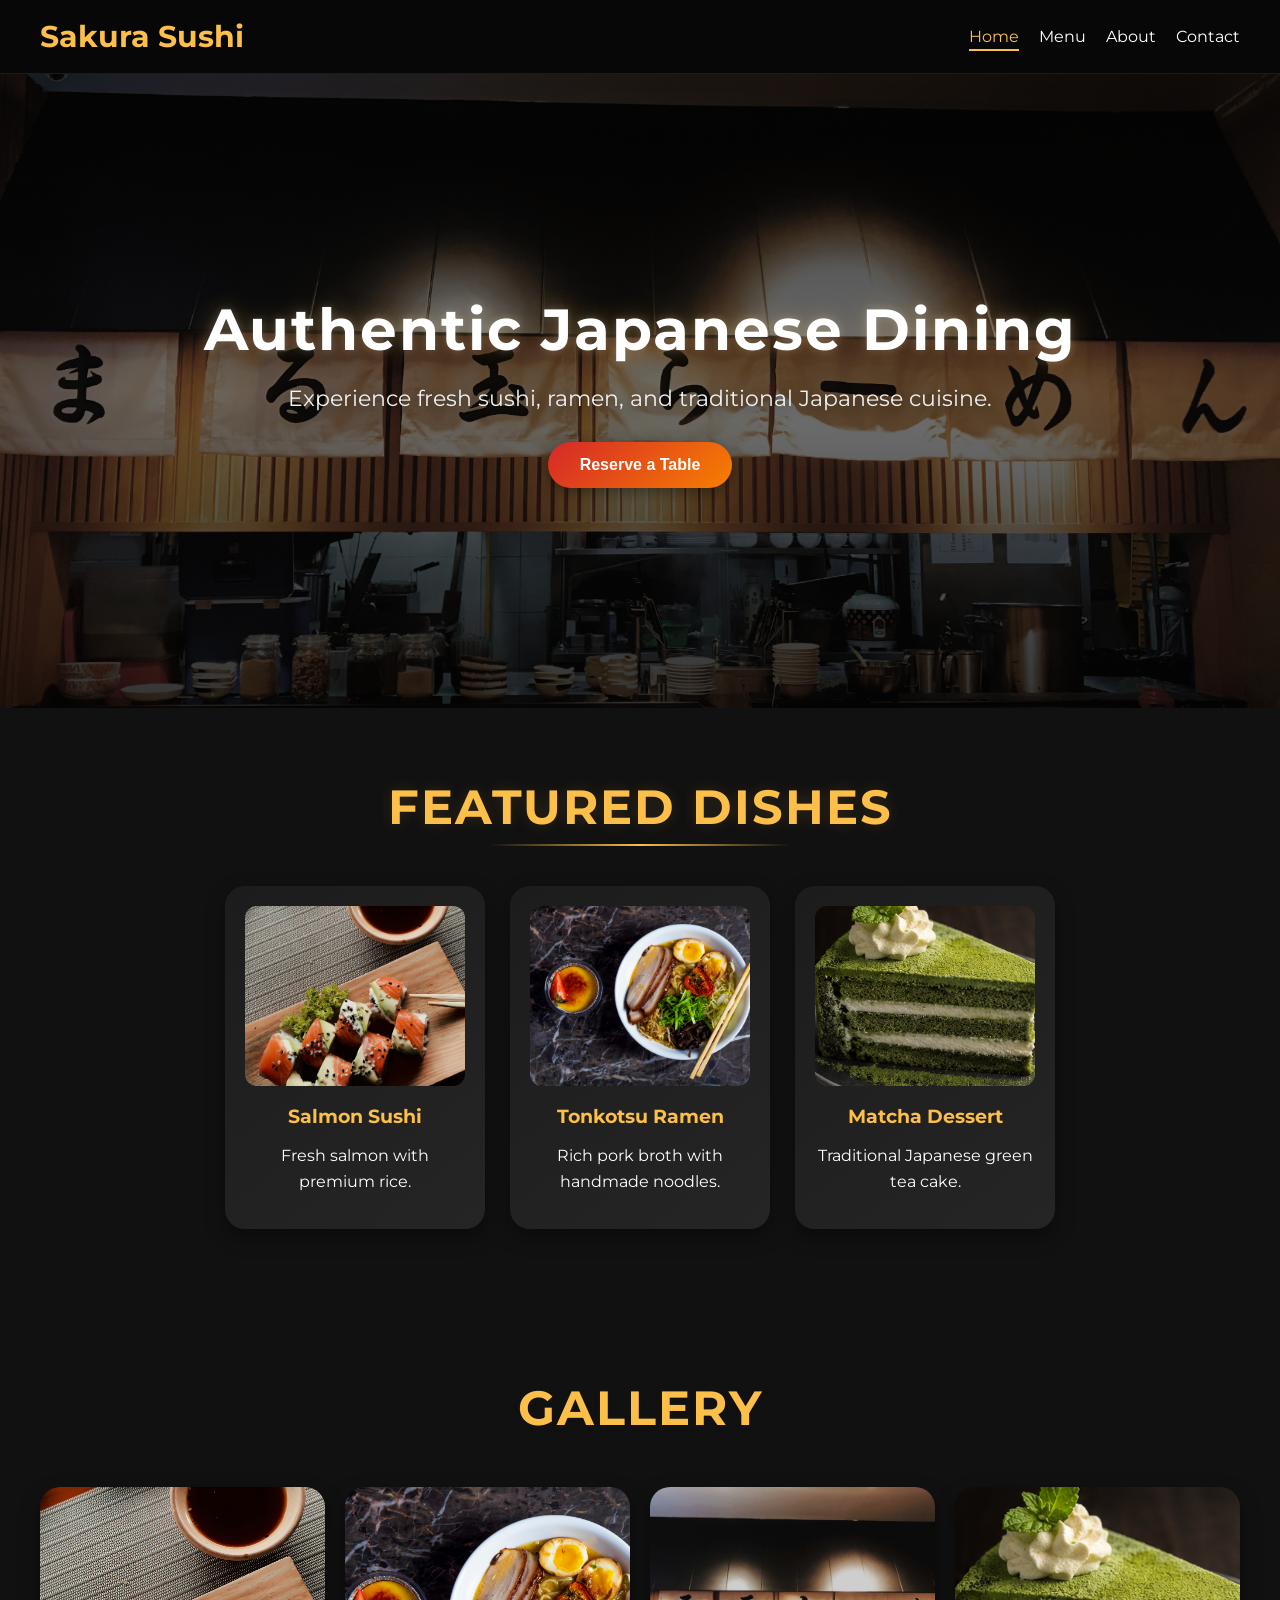
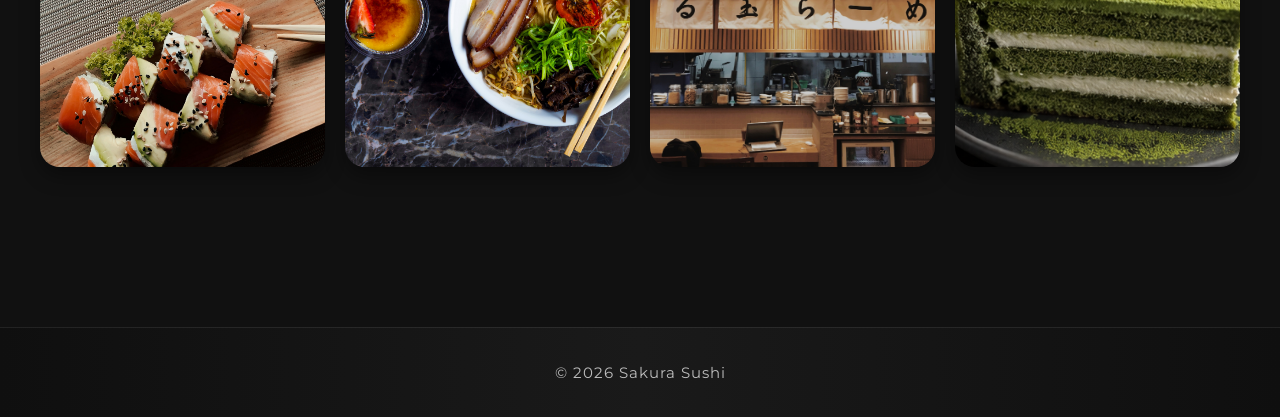
<file: index.html>
<!DOCTYPE html>
<html lang="en">

<head>
    <meta charset="UTF-8">
    <meta name="viewport" content="width=device-width, initial-scale=1.0">

    <title>Sakura Sushi</title>
    <link rel="preconnect" href="https://fonts.googleapis.com">
<link rel="preconnect" href="https://fonts.gstatic.com" crossorigin>

<link href="https://fonts.googleapis.com/css2?family=Montserrat:wght@300;400;500;600;700&display=swap" rel="stylesheet">
    
    <link rel="stylesheet" href="style.css">
</head>

<body>

    <!-- Navigation Bar -->
    <header>

        <nav>

            <h1>Sakura Sushi</h1>

            <ul>
                <li><a href="index.html" class="active">Home</a></li>
                <li><a href="menu.html">Menu</a></li>
                <li><a href="about.html">About</a></li>
                <li><a href="contact.html">Contact</a></li>
            </ul>

        </nav>

    </header>

    <!-- Hero Section -->
    <section class="hero">

        <h2>Authentic Japanese Dining</h2>

        <p>
            Experience fresh sushi, ramen, and traditional Japanese cuisine.
        </p>

       <a href="contact.html">
    <button>Reserve a Table</button>
</a>

    </section>

    <!-- Featured Dishes -->
    <section class="featured">

        <h2>Featured Dishes</h2>

        <div class="cards">

            <div class="card">

    <img src="images/nigirizushi.jpg" alt="Sushi">

    <h3>Salmon Sushi</h3>

    <p>Fresh salmon with premium rice.</p>

</div>

            <div class="card">

    <img src="images/ramen.jpg" alt="Ramen">

    <h3>Tonkotsu Ramen</h3>

    <p>Rich pork broth with handmade noodles.</p>

</div>

            <div class="card">

    <img src="images/matcha-cake.jpg" alt="Matcha Cake">

    <h3>Matcha Dessert</h3>

    <p>Traditional Japanese green tea cake.</p>

</div>

        </div>

    </section>

    <!-- Gallery Section -->

<section class="gallery">

    <h2>Gallery</h2>

    <div class="gallery-grid">

    <img src="images/nigirizushi.jpg" alt="Sushi">

    <img src="images/ramen.jpg" alt="Ramen">

    <img src="images/restaurant.jpg" alt="Restaurant">

    <img src="images/matcha-cake.jpg" alt="Dessert">

</div>

</section>

    <!-- Footer -->
    <footer>

        <p>© 2026 Sakura Sushi</p>

    </footer>

    <!-- JavaScript File -->
    <script src="script.js"></script>

</body>

</html>
</file>
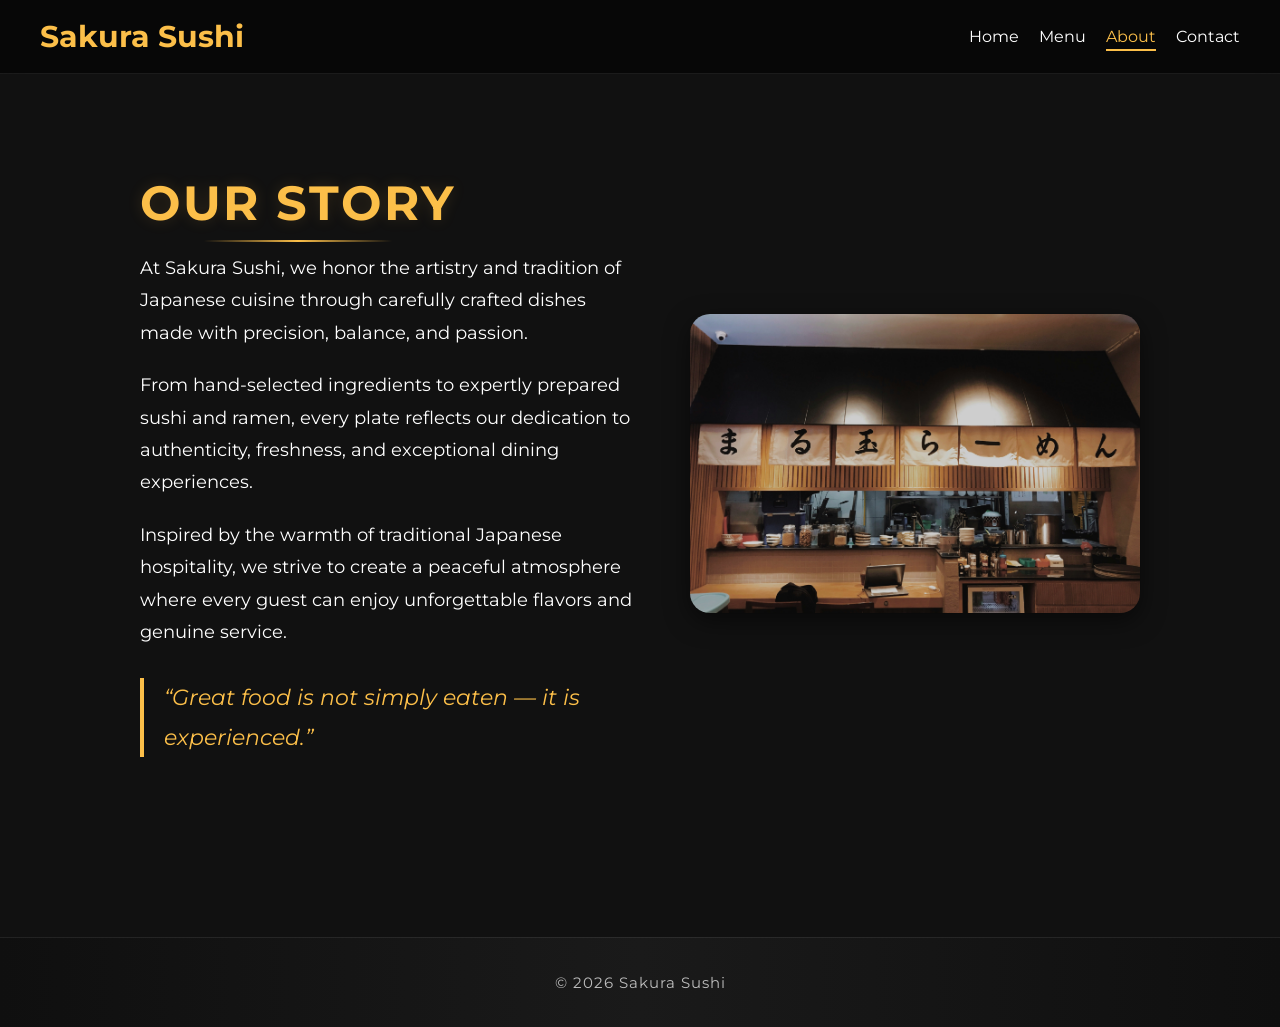
<file: about.html>
<!DOCTYPE html>
<html lang="en">

<head>

    <meta charset="UTF-8">

    <meta name="viewport" content="width=device-width, initial-scale=1.0">

    <title>About | Sakura Sushi</title>

    <link rel="preconnect" href="https://fonts.googleapis.com">

    <link rel="preconnect" href="https://fonts.gstatic.com" crossorigin>

    <link href="https://fonts.googleapis.com/css2?family=Montserrat:wght@300;400;500;600;700&display=swap" rel="stylesheet">

    <link rel="stylesheet" href="style.css">

</head>

<body>

    <!-- Navigation -->
    <header>

        <nav>

            <h1>Sakura Sushi</h1>

            <ul>

                <li><a href="index.html">Home</a></li>

                <li><a href="menu.html">Menu</a></li>

                <li><a href="about.html" class="active">About</a></li>

                <li><a href="contact.html">Contact</a></li>

            </ul>

        </nav>

    </header>

    <!-- About Section -->
    <section class="about-section">

        <div class="about-text">

            <h2>Our Story</h2>

            <p>
                At Sakura Sushi, we honor the artistry and tradition of Japanese cuisine through carefully crafted dishes made with precision, balance, and passion.
            </p>

            <p>
                From hand-selected ingredients to expertly prepared sushi and ramen, every plate reflects our dedication to authenticity, freshness, and exceptional dining experiences.
            </p>

            <p>
                Inspired by the warmth of traditional Japanese hospitality, we strive to create a peaceful atmosphere where every guest can enjoy unforgettable flavors and genuine service.
            </p>

            <blockquote>
                “Great food is not simply eaten — it is experienced.”
            </blockquote>

        </div>

        <div class="about-image">

            <img src="images/restaurant.jpg" alt="Restaurant Interior">

        </div>

    </section>

    <!-- Footer -->
    <footer>

        <p>© 2026 Sakura Sushi</p>

    </footer>

</body>

</html>
</file>
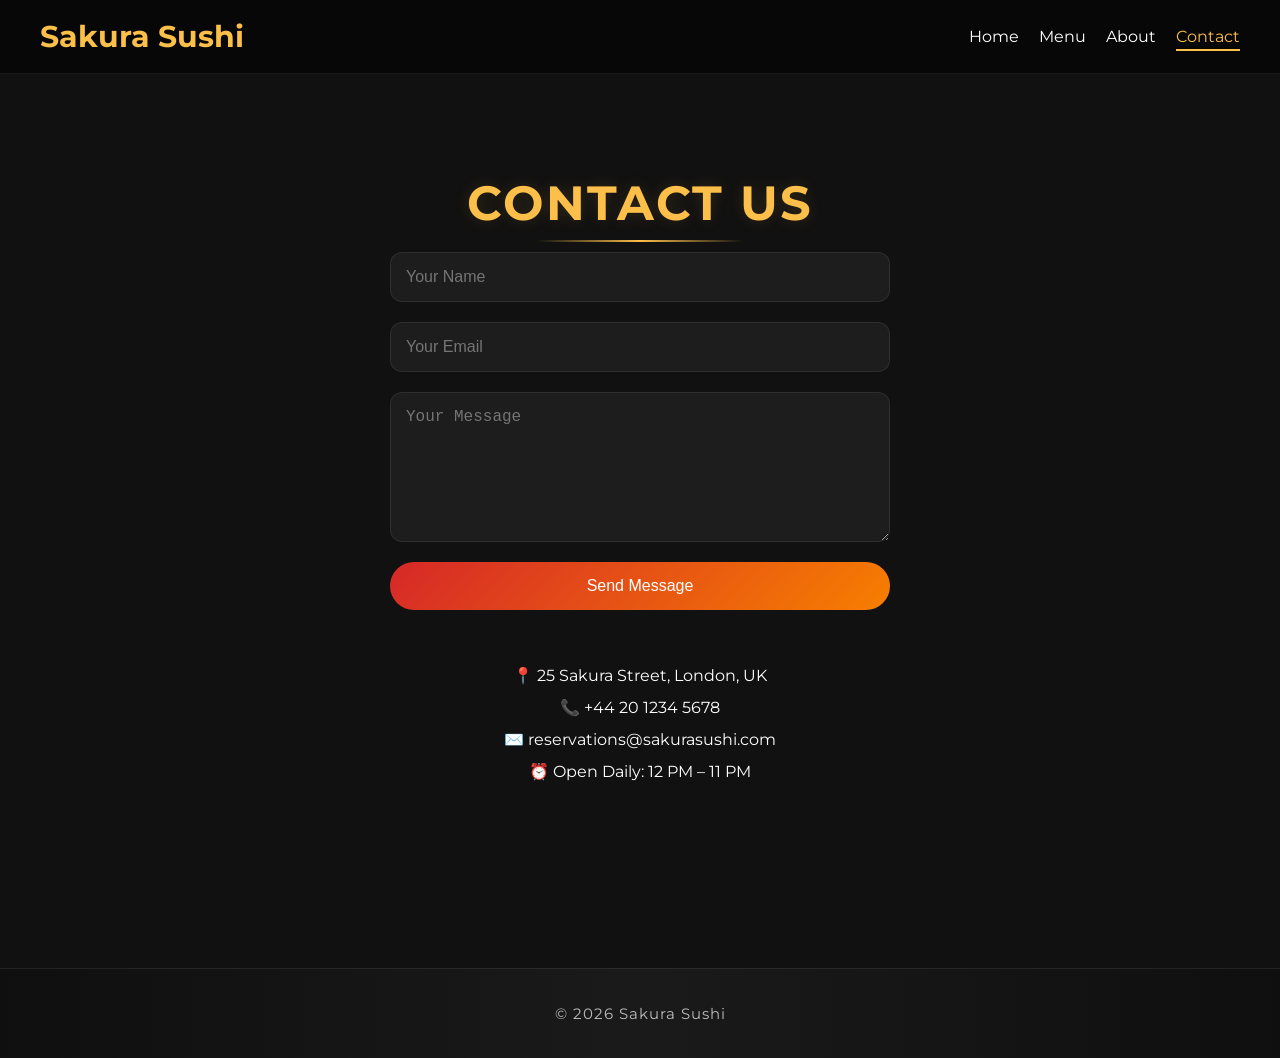
<file: contact.html>
<!DOCTYPE html>
<html lang="en">

<head>

    <meta charset="UTF-8">

    <meta name="viewport" content="width=device-width, initial-scale=1.0">

    <title>Contact | Sakura Sushi</title>

    <link rel="preconnect" href="https://fonts.googleapis.com">

    <link rel="preconnect" href="https://fonts.gstatic.com" crossorigin>

    <link href="https://fonts.googleapis.com/css2?family=Montserrat:wght@300;400;500;600;700&display=swap" rel="stylesheet">

    <link rel="stylesheet" href="style.css">

</head>

<body>

    <!-- Navigation -->
    <header>

        <nav>

            <h1>Sakura Sushi</h1>

            <ul>

                <li><a href="index.html">Home</a></li>

                <li><a href="menu.html">Menu</a></li>

                <li><a href="about.html">About</a></li>

                <li><a href="contact.html" class="active">Contact</a></li>

            </ul>

        </nav>

    </header>

    <!-- Contact Section -->
    <section class="contact-section">

        <h2>Contact Us</h2>

        <form class="contact-form">

            <input type="text" placeholder="Your Name" required>

            <input type="email" placeholder="Your Email" required>

            <textarea placeholder="Your Message" required></textarea>

            <button type="submit">Send Message</button>

        </form>

        <div class="contact-info">

            <p>📍 25 Sakura Street, London, UK</p>

            <p>📞 +44 20 1234 5678</p>

            <p>✉️ reservations@sakurasushi.com</p>

            <p>⏰ Open Daily: 12 PM – 11 PM</p>

        </div>

    </section>

    <!-- Footer -->
    <footer>

        <p>© 2026 Sakura Sushi</p>

    </footer>
    
<script src="script.js"></script>

</body>

</html>
</file>
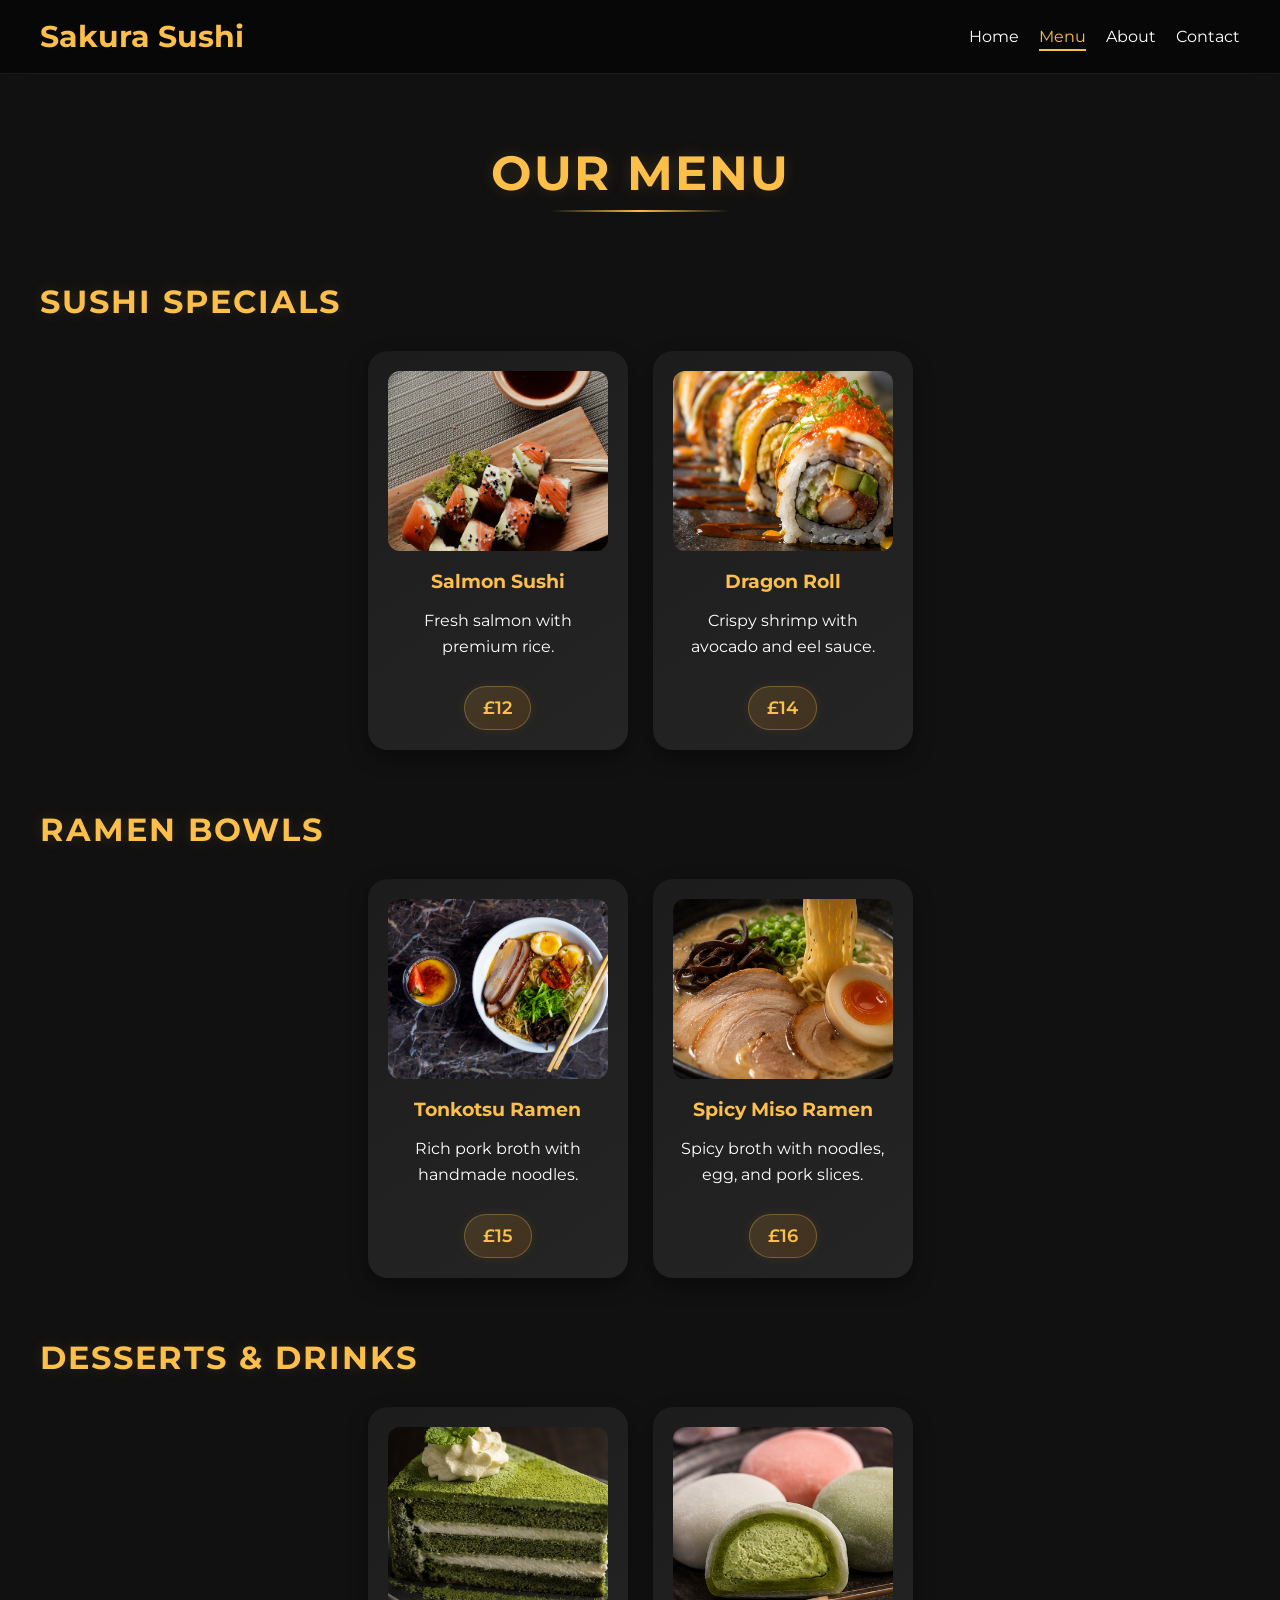
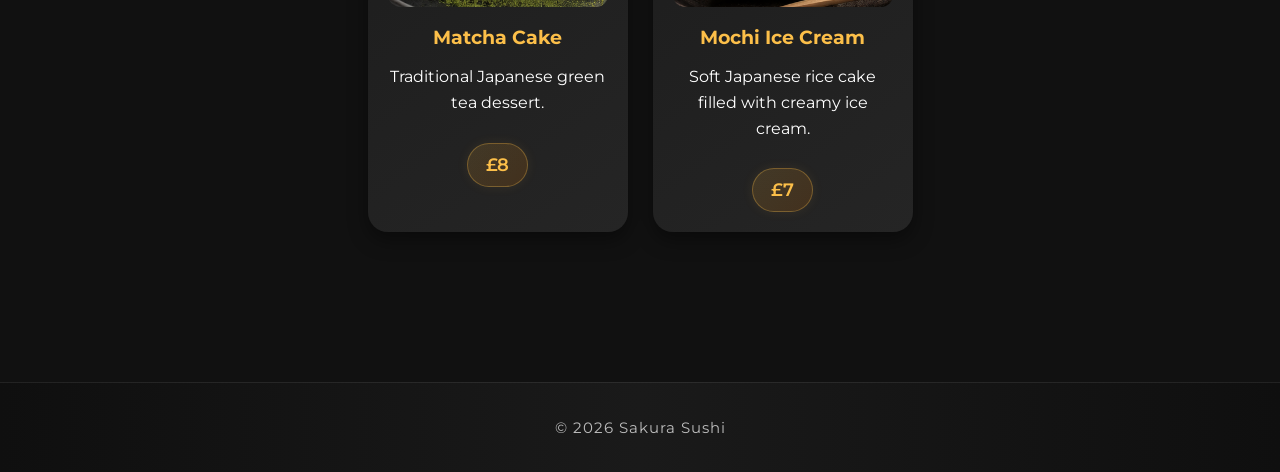
<file: menu.html>
<!DOCTYPE html>
<html lang="en">

<head>
    <meta charset="UTF-8">
    <meta name="viewport" content="width=device-width, initial-scale=1.0">

    <title>Menu | Sakura Sushi</title>

    <link rel="preconnect" href="https://fonts.googleapis.com">
    <link rel="preconnect" href="https://fonts.gstatic.com" crossorigin>

    <link href="https://fonts.googleapis.com/css2?family=Montserrat:wght@300;400;500;600;700&display=swap" rel="stylesheet">

    <link rel="stylesheet" href="style.css">
</head>

<body>

    <!-- Navigation -->
    <header>

        <nav>

            <h1>Sakura Sushi</h1>

<ul>
    <li><a href="index.html">Home</a></li>
    <li><a href="menu.html" class="active">Menu</a></li>
    <li><a href="about.html">About</a></li>
    <li><a href="contact.html">Contact</a></li>
</ul>

        </nav>

    </header>

    <!-- Menu Section -->
    <section class="featured">

        <h2>Our Menu</h2>

        <!-- Sushi Section -->
        <h3 class="menu-category">Sushi Specials</h3>

        <div class="cards">

            <div class="card">

                <img src="images/nigirizushi.jpg" alt="Salmon Sushi">

                <h3>Salmon Sushi</h3>

                <p>Fresh salmon with premium rice.</p>

                <h4>£12</h4>

            </div>

            <div class="card">

                <img src="images/dragon-roll.jpg" alt="Dragon Roll">

                <h3>Dragon Roll</h3>

                <p>Crispy shrimp with avocado and eel sauce.</p>

                <h4>£14</h4>

            </div>

        </div>

        <!-- Ramen Section -->
        <h3 class="menu-category">Ramen Bowls</h3>

        <div class="cards">

            <div class="card">

                <img src="images/ramen.jpg" alt="Tonkotsu Ramen">

                <h3>Tonkotsu Ramen</h3>

                <p>Rich pork broth with handmade noodles.</p>

                <h4>£15</h4>

            </div>

            <div class="card">

               <img src="images/spicy-miso-ramen.jpg" alt="Spicy Miso Ramen">

                <h3>Spicy Miso Ramen</h3>

                <p>Spicy broth with noodles, egg, and pork slices.</p>

                <h4>£16</h4>

            </div>

        </div>

        <!-- Desserts Section -->
        <h3 class="menu-category">Desserts & Drinks</h3>

        <div class="cards">

            <div class="card">

                <img src="images/matcha-cake.jpg" alt="Matcha Cake">

                <h3>Matcha Cake</h3>

                <p>Traditional Japanese green tea dessert.</p>

                <h4>£8</h4>

            </div>

            <div class="card">

                <img src="images/mochi.icecream.jpg" alt="Mochi Ice Cream">

                <h3>Mochi Ice Cream</h3>

                <p>Soft Japanese rice cake filled with creamy ice cream.</p>

                <h4>£7</h4>

            </div>

        </div>

    </section>

    <!-- Footer -->
    <footer>

        <p>© 2026 Sakura Sushi</p>

    </footer>

</body>

</html>
</file>
<file: style.css>
* {
    margin: 0;
    padding: 0;
    box-sizing: border-box;
}

html {
    scroll-behavior: smooth;
}

body {
    font-family: 'Montserrat', sans-serif;
    background-color: #111111;
    color: white;
}

/* HEADER */

header {
    background: rgba(0, 0, 0, 0.55);

    padding: 18px 40px;

    position: sticky;
    top: 0;

    backdrop-filter: blur(14px);

    border-bottom: 1px solid rgba(255,255,255,0.08);

    z-index: 1000;

    transition:
    padding 0.3s ease,
    background 0.3s ease,
    box-shadow 0.3s ease;
}

header:hover {
    background: rgba(0, 0, 0, 0.75);

    box-shadow: 0 5px 20px rgba(0,0,0,0.4);
}

nav {
    display: flex;
    justify-content: space-between;
    align-items: center;
}

nav h1 {
    color: #fcbf49;
    font-size: 30px;
}

nav ul {
    display: flex;
    list-style: none;
    gap: 20px;
}

nav a {
    color: white;

    text-decoration: none;

    position: relative;

    transition: 0.3s;
}

nav a:hover {
    color: #fcbf49;
}

nav a::after {
    content: "";

    position: absolute;

    left: 0;
    bottom: -5px;

    width: 0%;
    height: 2px;

    background-color: #fcbf49;

    transition: 0.3s;
}

nav a:hover::after {
    width: 100%;
}

/* HERO SECTION */

.hero {
    text-align: center;

    padding: 220px 20px;

    background-image: url(images/restaurant.jpg);

    background-size: cover;

    background-position: center;

    background-attachment: fixed;

    position: relative;
}

.hero::before {
    content: "";

    position: absolute;

    top: 0;
    left: 0;

    width: 100%;
    height: 100%;

    background:
    linear-gradient(
        rgba(0,0,0,0.75),
        rgba(0,0,0,0.45),
        rgba(0,0,0,0.75)
    );
}

.hero h2,
.hero p,
.hero button {
    position: relative;
    z-index: 1;
}

.hero h2 {
    font-size: 58px;

    margin-bottom: 20px;

    font-weight: 700;

    letter-spacing: 2px;

    text-shadow:
    0 0 10px rgba(255,255,255,0.2),
    0 0 25px rgba(252,191,73,0.3);
}

.hero p {
    margin-bottom: 30px;

    font-size: 22px;

    color: #f1f1f1;

    text-shadow: 0 4px 15px rgba(0,0,0,0.6);
}

.hero button {
    padding: 14px 32px;

    background: linear-gradient(135deg, #d62828, #f77f00);

    color: white;

    border: none;

    border-radius: 50px;

    cursor: pointer;

    font-size: 16px;

    font-weight: 600;

    transition: 0.3s;

    box-shadow: 0 4px 15px rgba(0,0,0,0.4);
}

.hero button:hover {
    transform: translateY(-3px) scale(1.05);

    box-shadow: 0 8px 20px rgba(0,0,0,0.5);
}

/* FEATURED SECTION */

.featured {
    padding: 70px 20px;
    text-align: center;
}

.featured h2,
.about-text h2,
.contact-section h2 {
    font-size: 48px;

    margin-bottom: 20px;

    color: #fcbf49;

    letter-spacing: 2px;

    text-transform: uppercase;

    text-shadow:
    0 0 15px rgba(252,191,73,0.15);

    position: relative;

    display: inline-block;
}

.featured h2::after,
.about-text h2::after,
.contact-section h2::after {
    content: "";

    position: absolute;

    left: 50%;
    bottom: -10px;

    transform: translateX(-50%);

    width: 60%;

    height: 2px;

    background: linear-gradient(
        to right,
        transparent,
        #fcbf49,
        transparent
    );
}

/* MENU CATEGORY */

.menu-category {
    width: 100%;

    text-align: left;

    margin-top: 60px;
    margin-bottom: 20px;

    padding-left: 20px;

    font-size: 32px;

    color: #fcbf49;

    letter-spacing: 2px;

    text-transform: uppercase;

    text-shadow:
    0 0 15px rgba(252,191,73,0.15);
}

/* CARDS */

.cards {
    display: flex;

    justify-content: center;

    gap: 25px;

    margin-top: 30px;

    flex-wrap: wrap;
}

.card {
    background: linear-gradient(145deg, #1c1c1c, #252525);

    padding: 20px;

    width: 260px;

    border-radius: 20px;

    transition: 0.4s;

    box-shadow: 0 8px 20px rgba(0,0,0,0.4);

    overflow: hidden;
}

.card:hover {
    transform: translateY(-12px) scale(1.03);

    box-shadow:
    0 12px 30px rgba(0,0,0,0.6),
    0 0 25px rgba(252,191,73,0.25);

    border: 1px solid rgba(252,191,73,0.25);
}

.card img {
    width: 100%;

    height: 180px;

    object-fit: cover;

    border-radius: 12px;

    margin-bottom: 15px;

    transition: 0.4s;
}

.card:hover img {
    transform: scale(1.08) rotate(1deg);
}

.card h3 {
    margin-bottom: 15px;

    color: #fcbf49;
}

.card p {
    margin-bottom: 15px;

    line-height: 1.6;
}

.card h4 {
    display: inline-block;

    margin-top: 12px;

    padding: 10px 18px;

    border-radius: 30px;

    background: linear-gradient(
        135deg,
        rgba(252,191,73,0.15),
        rgba(247,127,0,0.15)
    );

    color: #fcbf49;

    font-size: 18px;

    font-weight: 600;

    border: 1px solid rgba(252,191,73,0.3);

    box-shadow:
    0 0 12px rgba(252,191,73,0.08);
}

/* ABOUT PAGE */

.about-section {
    display: flex;

    justify-content: center;

    align-items: center;

    gap: 50px;

    padding: 100px 50px;

    flex-wrap: wrap;
}

.about-text {
    max-width: 500px;
}

.about-text p {
    margin-bottom: 20px;

    line-height: 1.8;

    font-size: 18px;
}

.about-image img {
    width: 450px;

    border-radius: 20px;

    box-shadow: 0 8px 25px rgba(0,0,0,0.5);
}

/* CONTACT PAGE */

.contact-section {
    text-align: center;

    padding: 100px 20px;
}

.contact-form {
    max-width: 500px;

    margin: auto;

    display: flex;

    flex-direction: column;

    gap: 20px;
}

.contact-form input,
.contact-form textarea {
    padding: 15px;

    border: 1px solid rgba(255,255,255,0.08);

    border-radius: 12px;

    font-size: 16px;

    background: rgba(255,255,255,0.05);

    color: white;

    outline: none;

    transition: 0.3s;

    backdrop-filter: blur(8px);
}

.contact-form input:focus,
.contact-form textarea:focus {
    border-color: #fcbf49;

    box-shadow: 0 0 15px rgba(252,191,73,0.2);
}

.contact-form textarea {
    height: 150px;
}

.contact-form button {
    padding: 15px;

    border: none;

    background: linear-gradient(135deg, #d62828, #f77f00);

    color: white;

    font-size: 16px;

    cursor: pointer;

    border-radius: 50px;

    transition: 0.3s;
}

.contact-form button:hover {
    transform: scale(1.03);

    box-shadow: 0 6px 18px rgba(0,0,0,0.4);
}

.contact-info {
    margin-top: 50px;

    line-height: 2;
}

/* GALLERY SECTION */

.gallery {
    padding: 80px 20px;

    text-align: center;
}

.gallery h2 {
    font-size: 48px;

    margin-bottom: 50px;

    color: #fcbf49;

    letter-spacing: 2px;

    text-transform: uppercase;
}

.gallery-grid {
    display: grid;

    grid-template-columns: repeat(auto-fit, minmax(250px, 1fr));

    gap: 20px;

    max-width: 1200px;

    margin: auto;
}

.gallery-grid img {
    width: 100%;

    height: 280px;

    object-fit: cover;

    border-radius: 20px;

    transition: 0.4s;

    box-shadow: 0 8px 20px rgba(0,0,0,0.4);
}

.gallery-grid img:hover {
    transform: scale(1.05);

    box-shadow:
    0 18px 40px rgba(0,0,0,0.7),
    0 0 25px rgba(252,191,73,0.2);
}

/* FOOTER */

footer {
    text-align: center;

    padding: 35px 20px;

    background: linear-gradient(
        to right,
        #0f0f0f,
        #1a1a1a,
        #0f0f0f
    );

    margin-top: 80px;

    border-top: 1px solid rgba(255,255,255,0.08);

    color: #bdbdbd;

    font-size: 15px;

    letter-spacing: 1px;
}

/* SCROLL REVEAL */

.featured,
.about-section,
.contact-section {
    opacity: 0;

    transform: translateY(40px);

    animation: fadeUp 1s ease forwards;
}

.featured {
    animation-delay: 0.2s;
}

.about-section {
    animation-delay: 0.4s;
}

.contact-section {
    animation-delay: 0.6s;
}

@keyframes fadeUp {

    from {
        opacity: 0;
        transform: translateY(40px);
    }

    to {
        opacity: 1;
        transform: translateY(0);
    }
}

/* RESPONSIVE DESIGN */
@media (max-width: 768px) {

    nav {
        flex-direction: column;

        gap: 10px;

        padding: 15px 20px;
    }

    nav ul {
        flex-direction: column;

        text-align: center;

        gap: 12px;
    }

    .cards {
        flex-direction: column;

        align-items: center;
    }

    .hero {
        padding: 160px 20px;

        background-attachment: scroll;
    }

    .hero h2 {
        font-size: 36px;

        line-height: 1.3;
    }

    .hero p {
        font-size: 18px;

        line-height: 1.6;
    }

    .hero button {
        width: 100%;

        max-width: 320px;
    }

    .about-section {
        flex-direction: column;

        text-align: center;

        padding: 70px 20px;
    }

    .about-image img {
        width: 100%;

        max-width: 400px;
    }

    .featured h2,
    .about-text h2,
    .contact-section h2,
    .gallery h2 {
        font-size: 36px;
    }

    .menu-category {
        text-align: center;

        padding-left: 0;

        font-size: 26px;
    }

    .gallery-grid {
        grid-template-columns: 1fr;
    }

    .gallery-grid img {
        height: 240px;
    }

    .contact-form {
        width: 100%;
    }

    .contact-form input,
    .contact-form textarea {
        font-size: 15px;
    }

    blockquote {
        font-size: 18px;

        padding-left: 15px;
    }

    footer {
        font-size: 14px;
    }
}

/* About Quote */

blockquote {
    margin-top: 30px;

    padding-left: 20px;

    border-left: 4px solid #fcbf49;

    font-size: 22px;

    font-style: italic;

    color: #fcbf49;

    line-height: 1.8;
}

/* Navigation Active Effect */

nav a.active {
    color: #fcbf49;
}

nav a.active::after {
    width: 100%;
}
</file>
